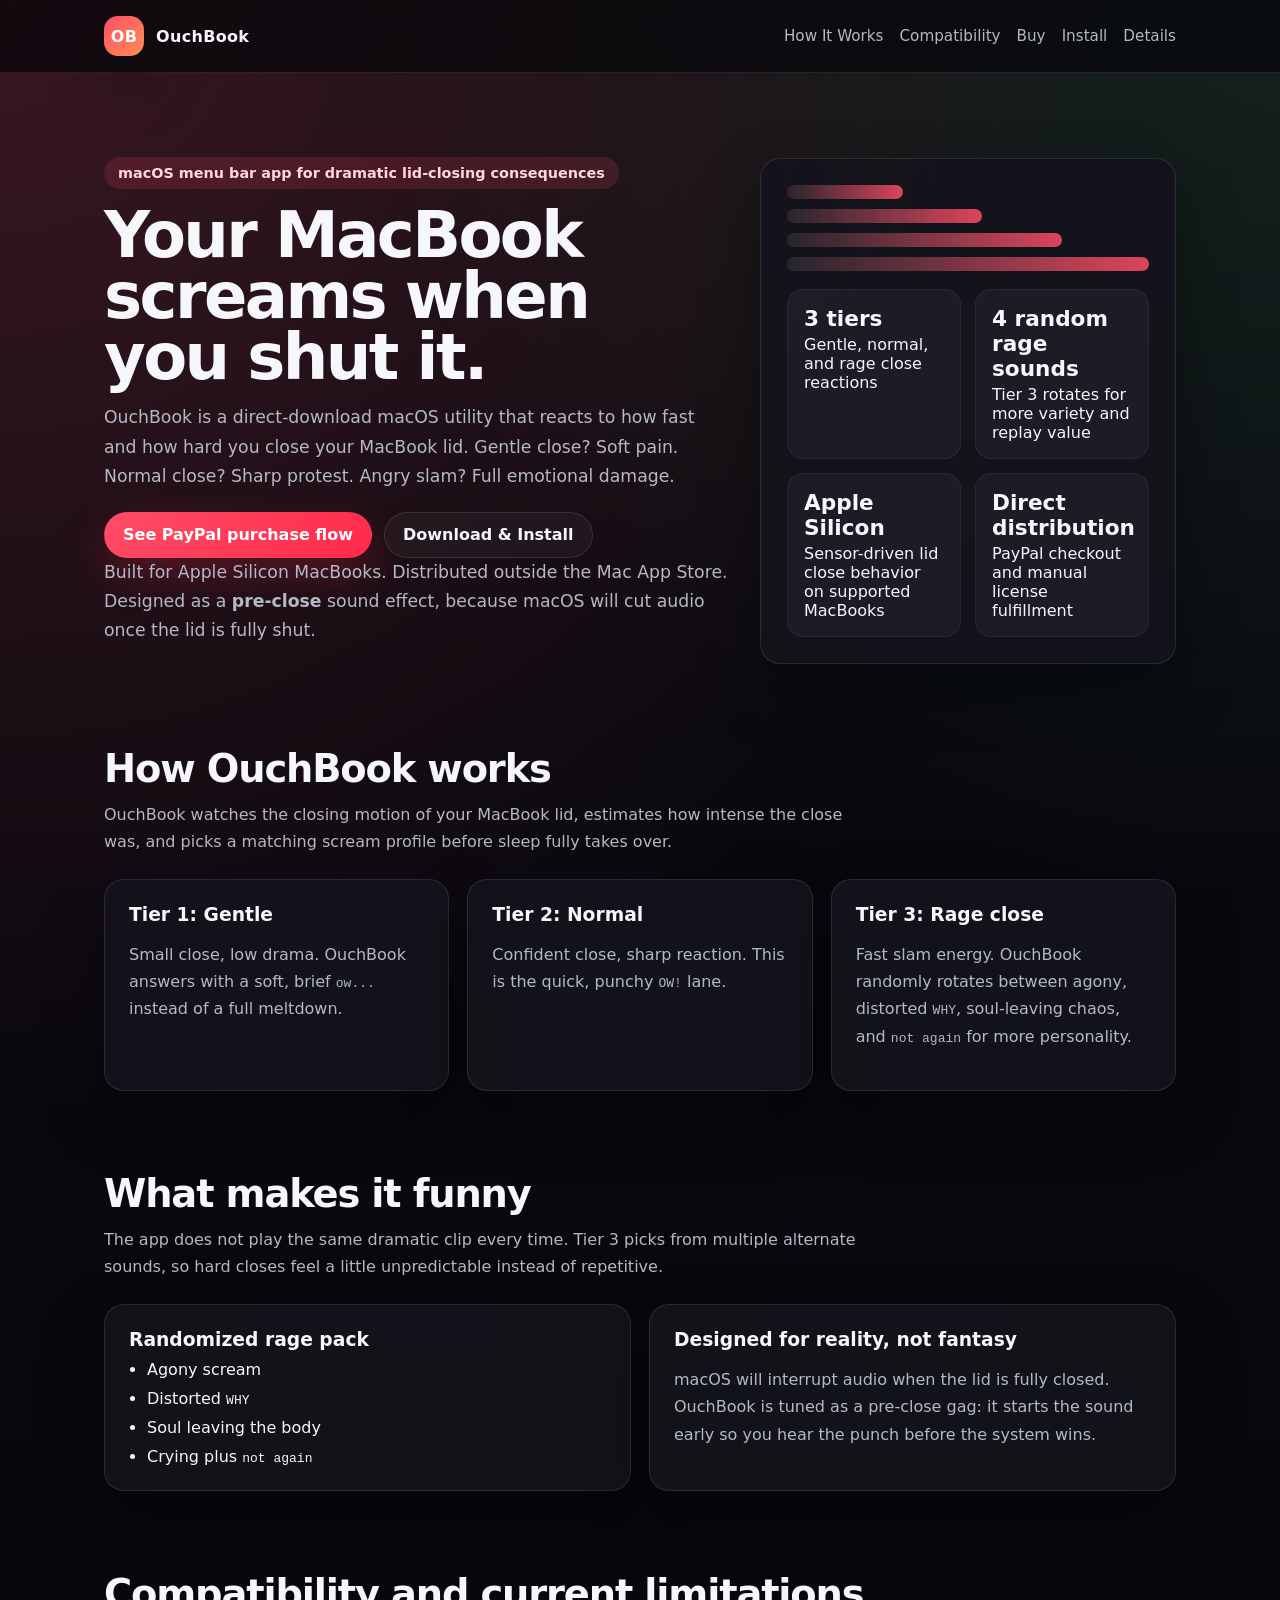
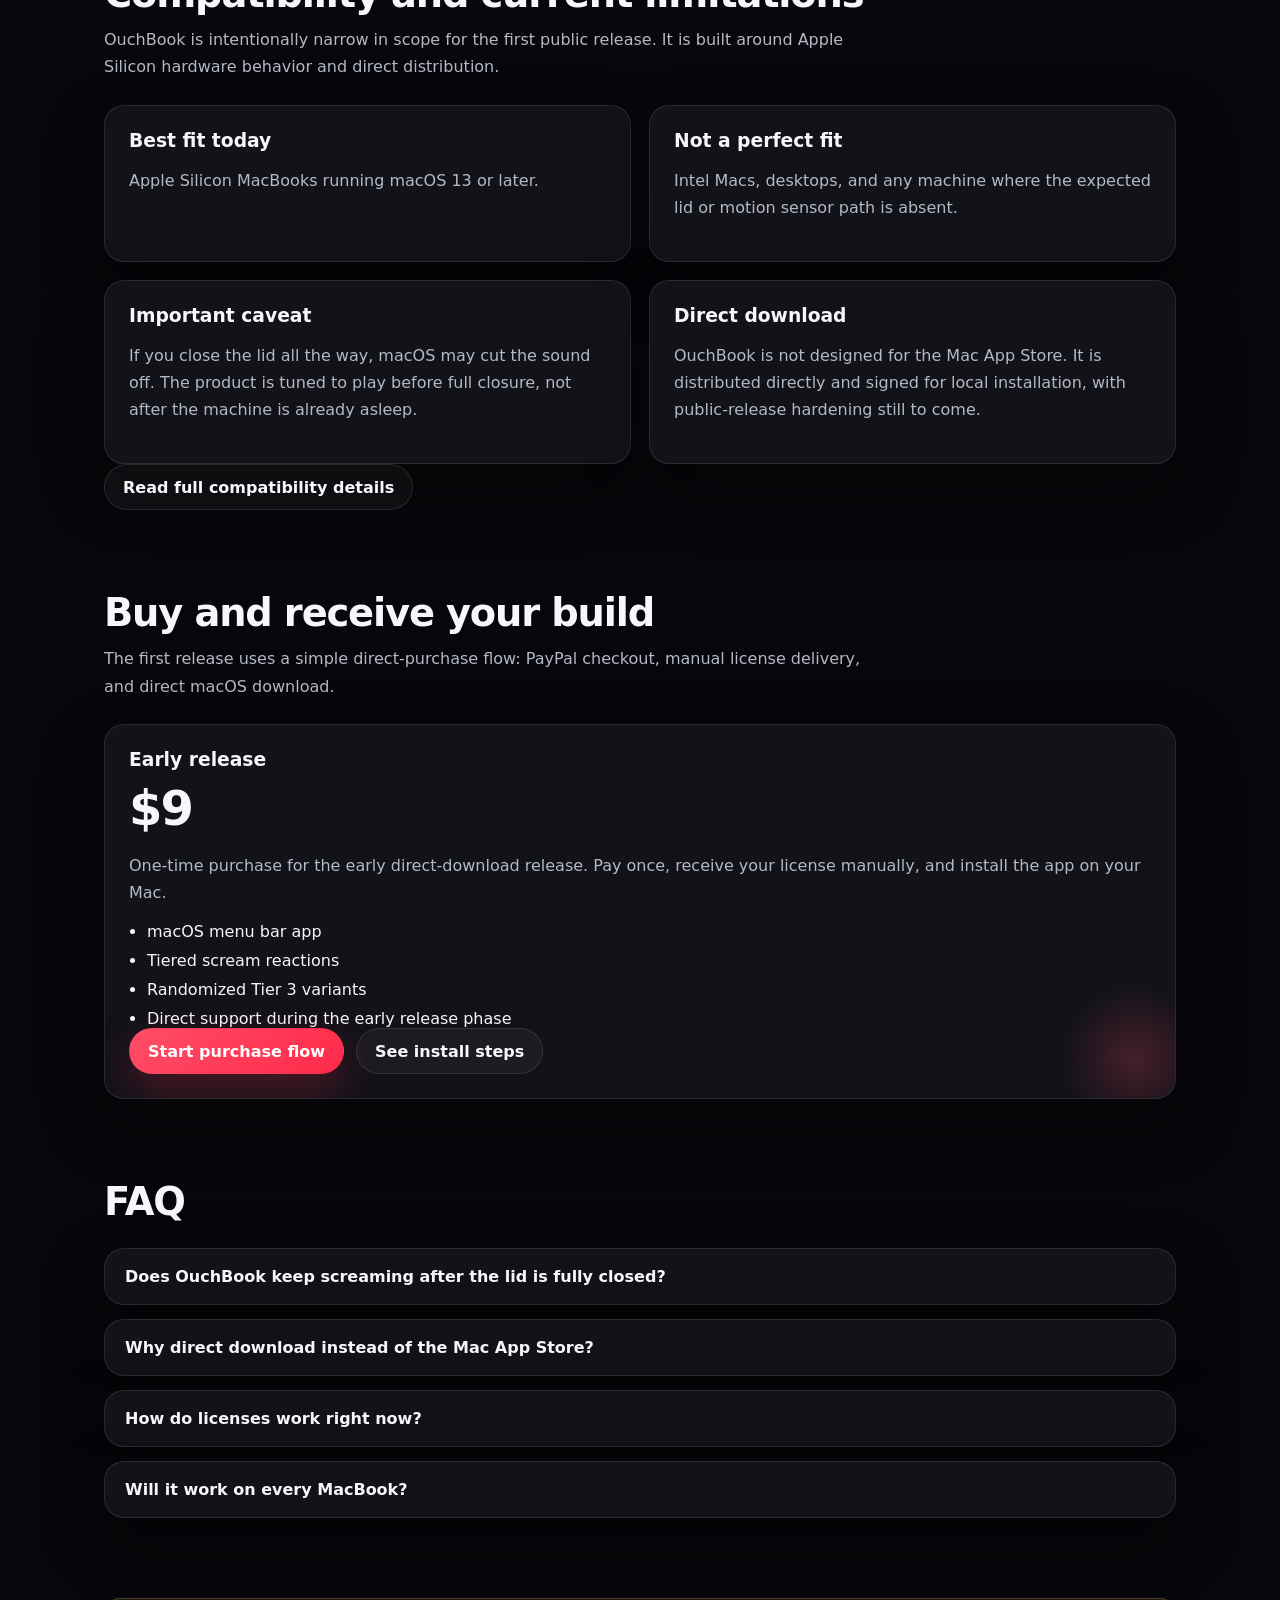
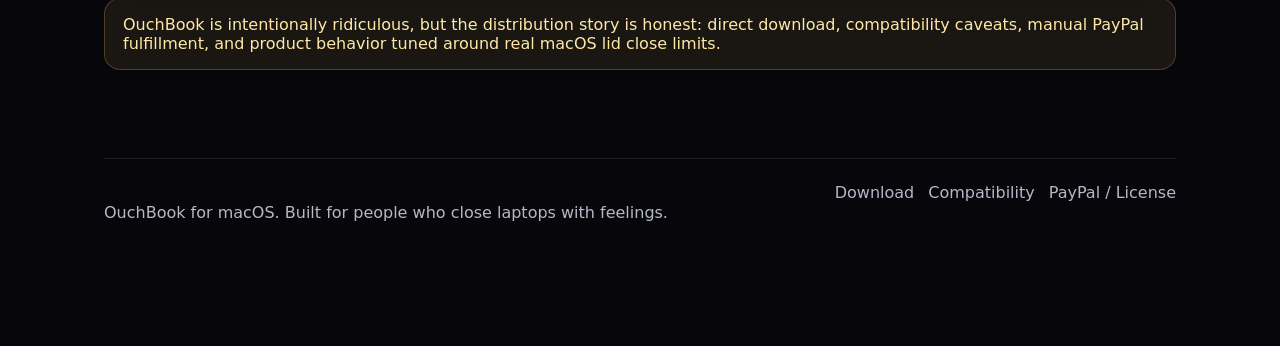
<file: website/index.html>
<!doctype html>
<html lang="en">
  <head>
    <meta charset="utf-8">
    <meta name="viewport" content="width=device-width, initial-scale=1">
    <title>OuchBook | The MacBook lid scream app</title>
    <meta
      name="description"
      content="OuchBook is a macOS menu bar app that screams in pain when you slam your MacBook lid. Built for Apple Silicon MacBooks and distributed directly outside the Mac App Store."
    >
    <link rel="stylesheet" href="styles.css">
  </head>
  <body>
    <header class="site-header">
      <div class="site-header-inner">
        <a class="brand" href="index.html">
          <span class="brand-mark">OB</span>
          <span>OuchBook</span>
        </a>
        <nav class="site-nav">
          <a href="#how-it-works">How It Works</a>
          <a href="#compatibility">Compatibility</a>
          <a href="#buy">Buy</a>
          <a href="download.html">Install</a>
          <a href="compatibility.html">Details</a>
        </nav>
      </div>
    </header>

    <main class="site-shell">
      <section class="hero">
        <div>
          <div class="eyebrow">macOS menu bar app for dramatic lid-closing consequences</div>
          <h1>Your MacBook screams when you shut it.</h1>
          <p>
            OuchBook is a direct-download macOS utility that reacts to how fast and how hard you close your
            MacBook lid. Gentle close? Soft pain. Normal close? Sharp protest. Angry slam? Full emotional
            damage.
          </p>
          <div class="button-row">
            <a class="button button-primary" href="paypal-manual-license.html">See PayPal purchase flow</a>
            <a class="button button-secondary" href="download.html">Download & Install</a>
          </div>
          <p class="lead">
            Built for Apple Silicon MacBooks. Distributed outside the Mac App Store. Designed as a
            <strong>pre-close</strong> sound effect, because macOS will cut audio once the lid is fully shut.
          </p>
        </div>

        <aside class="hero-card hero-visual" aria-label="Product summary">
          <div class="signal-bars" aria-hidden="true">
            <span></span>
            <span></span>
            <span></span>
            <span></span>
          </div>
          <div class="mini-kpis">
            <div>
              <strong>3 tiers</strong>
              <span>Gentle, normal, and rage close reactions</span>
            </div>
            <div>
              <strong>4 random rage sounds</strong>
              <span>Tier 3 rotates for more variety and replay value</span>
            </div>
            <div>
              <strong>Apple Silicon</strong>
              <span>Sensor-driven lid close behavior on supported MacBooks</span>
            </div>
            <div>
              <strong>Direct distribution</strong>
              <span>PayPal checkout and manual license fulfillment</span>
            </div>
          </div>
        </aside>
      </section>

      <section class="section" id="how-it-works">
        <div class="section-head">
          <h2>How OuchBook works</h2>
          <p>
            OuchBook watches the closing motion of your MacBook lid, estimates how intense the close was,
            and picks a matching scream profile before sleep fully takes over.
          </p>
        </div>

        <div class="grid-3">
          <article class="card">
            <h3>Tier 1: Gentle</h3>
            <p>
              Small close, low drama. OuchBook answers with a soft, brief <code>ow...</code> instead of a full
              meltdown.
            </p>
          </article>
          <article class="card">
            <h3>Tier 2: Normal</h3>
            <p>
              Confident close, sharp reaction. This is the quick, punchy <code>OW!</code> lane.
            </p>
          </article>
          <article class="card">
            <h3>Tier 3: Rage close</h3>
            <p>
              Fast slam energy. OuchBook randomly rotates between agony, distorted <code>WHY</code>, soul-leaving
              chaos, and <code>not again</code> for more personality.
            </p>
          </article>
        </div>
      </section>

      <section class="section">
        <div class="section-head">
          <h2>What makes it funny</h2>
          <p>
            The app does not play the same dramatic clip every time. Tier 3 picks from multiple alternate
            sounds, so hard closes feel a little unpredictable instead of repetitive.
          </p>
        </div>

        <div class="grid-2">
          <article class="card">
            <h3>Randomized rage pack</h3>
            <ul class="list">
              <li>Agony scream</li>
              <li>Distorted <code>WHY</code></li>
              <li>Soul leaving the body</li>
              <li>Crying plus <code>not again</code></li>
            </ul>
          </article>
          <article class="card">
            <h3>Designed for reality, not fantasy</h3>
            <p>
              macOS will interrupt audio when the lid is fully closed. OuchBook is tuned as a pre-close gag:
              it starts the sound early so you hear the punch before the system wins.
            </p>
          </article>
        </div>
      </section>

      <section class="section" id="compatibility">
        <div class="section-head">
          <h2>Compatibility and current limitations</h2>
          <p>
            OuchBook is intentionally narrow in scope for the first public release. It is built around
            Apple Silicon hardware behavior and direct distribution.
          </p>
        </div>

        <div class="compatibility-grid">
          <article>
            <h3>Best fit today</h3>
            <p>Apple Silicon MacBooks running macOS 13 or later.</p>
          </article>
          <article>
            <h3>Not a perfect fit</h3>
            <p>Intel Macs, desktops, and any machine where the expected lid or motion sensor path is absent.</p>
          </article>
          <article>
            <h3>Important caveat</h3>
            <p>
              If you close the lid all the way, macOS may cut the sound off. The product is tuned to play
              before full closure, not after the machine is already asleep.
            </p>
          </article>
          <article>
            <h3>Direct download</h3>
            <p>
              OuchBook is not designed for the Mac App Store. It is distributed directly and signed for local
              installation, with public-release hardening still to come.
            </p>
          </article>
        </div>

        <div class="button-row">
          <a class="button button-secondary" href="compatibility.html">Read full compatibility details</a>
        </div>
      </section>

      <section class="section" id="buy">
        <div class="section-head">
          <h2>Buy and receive your build</h2>
          <p>
            The first release uses a simple direct-purchase flow: PayPal checkout, manual license delivery,
            and direct macOS download.
          </p>
        </div>

        <div class="pricing-card">
          <h3>Early release</h3>
          <div class="price">$9</div>
          <p>
            One-time purchase for the early direct-download release. Pay once, receive your license manually,
            and install the app on your Mac.
          </p>
          <ul class="list">
            <li>macOS menu bar app</li>
            <li>Tiered scream reactions</li>
            <li>Randomized Tier 3 variants</li>
            <li>Direct support during the early release phase</li>
          </ul>
          <div class="button-row">
            <a class="button button-primary" href="paypal-manual-license.html">Start purchase flow</a>
            <a class="button button-secondary" href="download.html">See install steps</a>
          </div>
        </div>
      </section>

      <section class="section">
        <div class="section-head">
          <h2>FAQ</h2>
        </div>

        <div class="faq-list">
          <details class="faq-item">
            <summary>Does OuchBook keep screaming after the lid is fully closed?</summary>
            <p>
              No. Once the Mac reaches forced sleep, audio can be cut abruptly. OuchBook is designed to
              trigger before the final close, which is the only practical way to make the joke audible.
            </p>
          </details>
          <details class="faq-item">
            <summary>Why direct download instead of the Mac App Store?</summary>
            <p>
              The app depends on lower-level hardware access patterns that are much better suited to direct
              distribution and rapid iteration.
            </p>
          </details>
          <details class="faq-item">
            <summary>How do licenses work right now?</summary>
            <p>
              Purchases are handled through PayPal and licenses are delivered manually for the first release.
              That keeps the launch simple while the product is still being tuned across Mac models.
            </p>
          </details>
          <details class="faq-item">
            <summary>Will it work on every MacBook?</summary>
            <p>
              No. Hardware behavior varies. OuchBook is currently focused on supported Apple Silicon MacBooks,
              and compatibility notes are published separately.
            </p>
          </details>
        </div>
      </section>

      <section class="section">
        <div class="callout">
          OuchBook is intentionally ridiculous, but the distribution story is honest: direct download,
          compatibility caveats, manual PayPal fulfillment, and product behavior tuned around real macOS lid
          close limits.
        </div>
      </section>

      <footer class="site-footer">
        <p>OuchBook for macOS. Built for people who close laptops with feelings.</p>
        <nav>
          <a href="download.html">Download</a>
          <a href="compatibility.html">Compatibility</a>
          <a href="paypal-manual-license.html">PayPal / License</a>
        </nav>
      </footer>
    </main>
  </body>
</html>
</file>
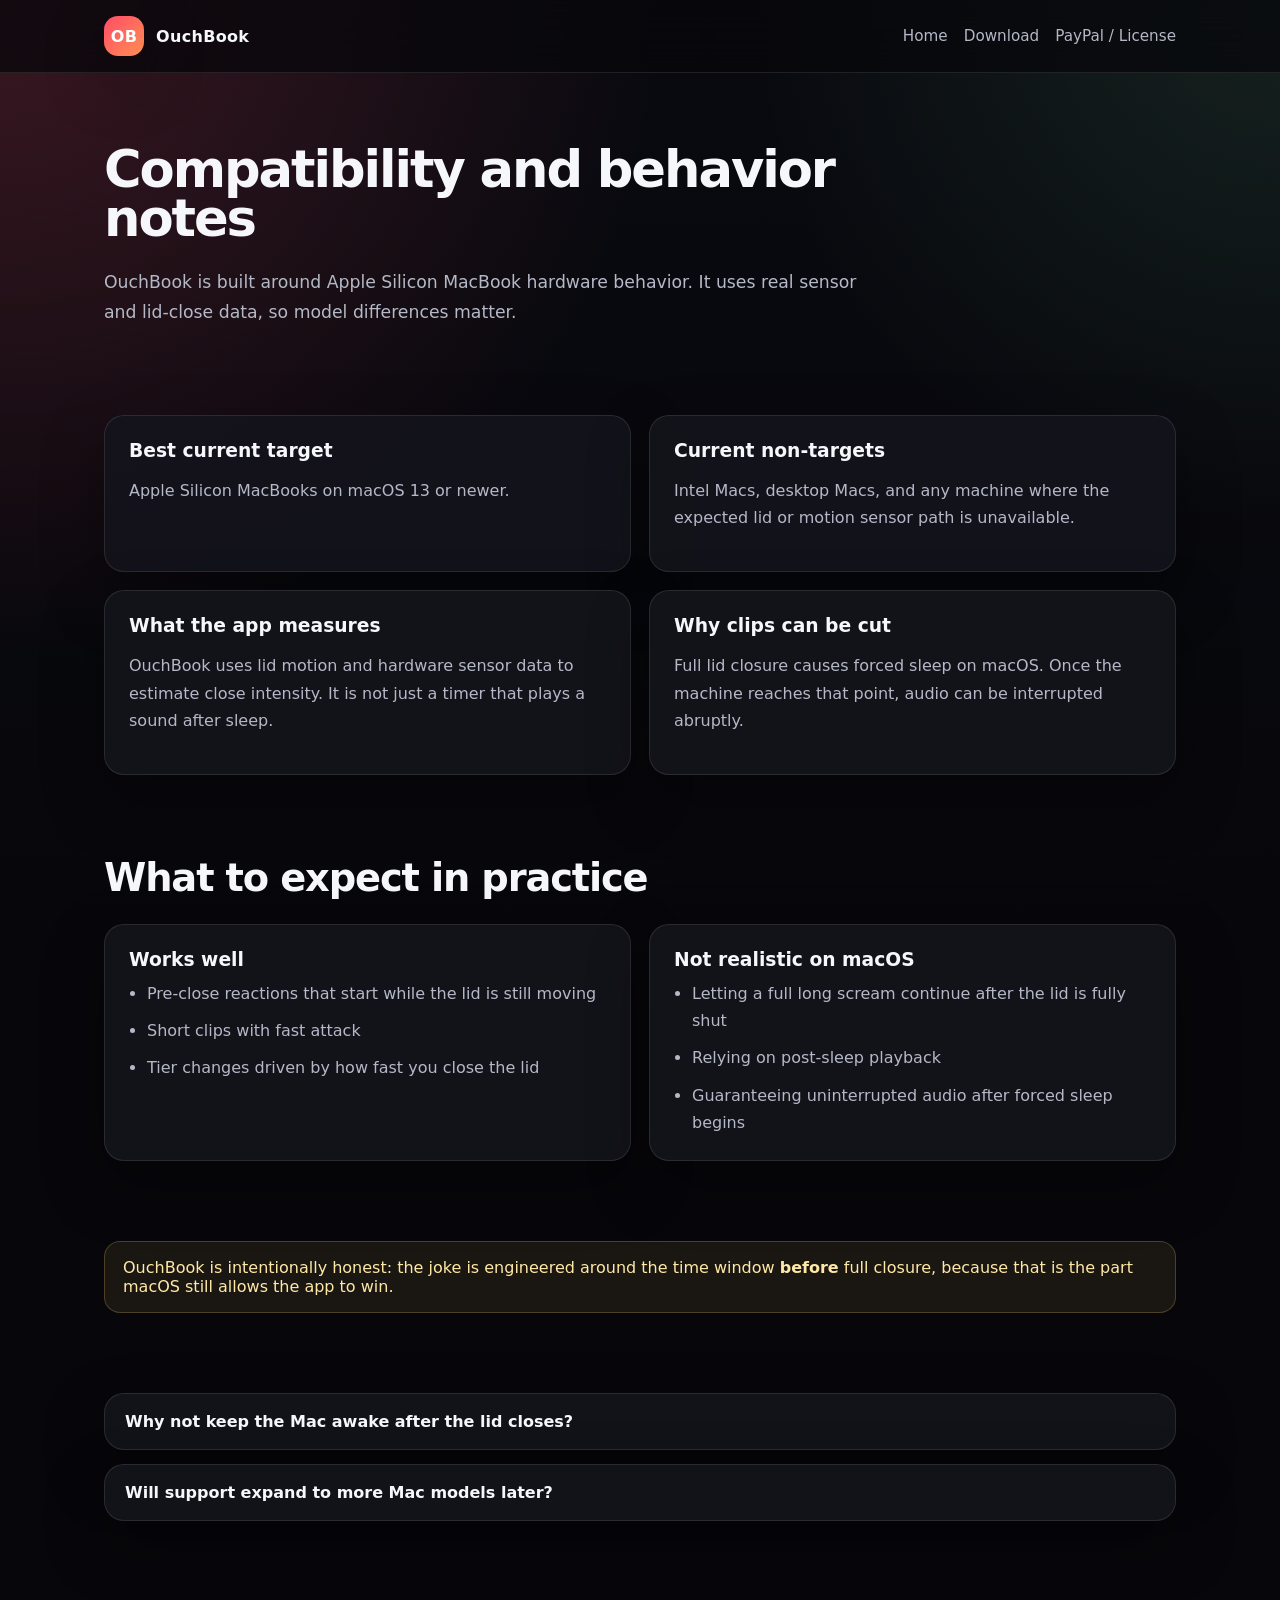
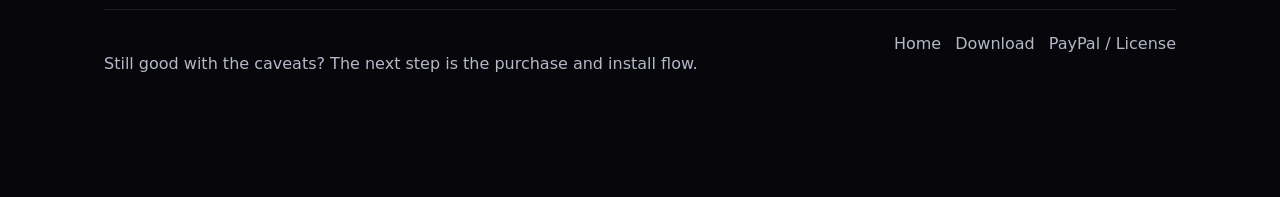
<file: website/compatibility.html>
<!doctype html>
<html lang="en">
  <head>
    <meta charset="utf-8">
    <meta name="viewport" content="width=device-width, initial-scale=1">
    <title>OuchBook compatibility | Supported Macs and caveats</title>
    <meta
      name="description"
      content="Read OuchBook compatibility notes, supported Macs, and the real lid-close caveats that affect how the scream plays on macOS."
    >
    <link rel="stylesheet" href="styles.css">
  </head>
  <body>
    <header class="site-header">
      <div class="site-header-inner">
        <a class="brand" href="index.html">
          <span class="brand-mark">OB</span>
          <span>OuchBook</span>
        </a>
        <nav class="site-nav">
          <a href="index.html">Home</a>
          <a href="download.html">Download</a>
          <a href="paypal-manual-license.html">PayPal / License</a>
        </nav>
      </div>
    </header>

    <main class="site-shell">
      <section class="page-hero">
        <div class="section-head">
          <h1>Compatibility and behavior notes</h1>
          <p>
            OuchBook is built around Apple Silicon MacBook hardware behavior. It uses real sensor and lid-close
            data, so model differences matter.
          </p>
        </div>
      </section>

      <section class="section">
        <div class="compatibility-grid">
          <article>
            <h3>Best current target</h3>
            <p>Apple Silicon MacBooks on macOS 13 or newer.</p>
          </article>
          <article>
            <h3>Current non-targets</h3>
            <p>Intel Macs, desktop Macs, and any machine where the expected lid or motion sensor path is unavailable.</p>
          </article>
          <article>
            <h3>What the app measures</h3>
            <p>
              OuchBook uses lid motion and hardware sensor data to estimate close intensity. It is not just a
              timer that plays a sound after sleep.
            </p>
          </article>
          <article>
            <h3>Why clips can be cut</h3>
            <p>
              Full lid closure causes forced sleep on macOS. Once the machine reaches that point, audio can be
              interrupted abruptly.
            </p>
          </article>
        </div>
      </section>

      <section class="section">
        <div class="section-head">
          <h2>What to expect in practice</h2>
        </div>

        <div class="grid-2">
          <article class="page-panel">
            <h3>Works well</h3>
            <ul class="list">
              <li>Pre-close reactions that start while the lid is still moving</li>
              <li>Short clips with fast attack</li>
              <li>Tier changes driven by how fast you close the lid</li>
            </ul>
          </article>
          <article class="page-panel">
            <h3>Not realistic on macOS</h3>
            <ul class="list">
              <li>Letting a full long scream continue after the lid is fully shut</li>
              <li>Relying on post-sleep playback</li>
              <li>Guaranteeing uninterrupted audio after forced sleep begins</li>
            </ul>
          </article>
        </div>
      </section>

      <section class="section">
        <div class="callout">
          OuchBook is intentionally honest: the joke is engineered around the time window <strong>before</strong>
          full closure, because that is the part macOS still allows the app to win.
        </div>
      </section>

      <section class="section">
        <div class="faq-list">
          <details class="faq-item">
            <summary>Why not keep the Mac awake after the lid closes?</summary>
            <p>
              That would turn OuchBook into a sleep-management utility instead of a simple menu bar gag app.
              The first release avoids global power-management tricks.
            </p>
          </details>
          <details class="faq-item">
            <summary>Will support expand to more Mac models later?</summary>
            <p>
              Possibly. The app is structured so hardware-specific integrations can be adapted over time as more
              machines are tested.
            </p>
          </details>
        </div>
      </section>

      <footer class="site-footer">
        <p>Still good with the caveats? The next step is the purchase and install flow.</p>
        <nav>
          <a href="index.html">Home</a>
          <a href="download.html">Download</a>
          <a href="paypal-manual-license.html">PayPal / License</a>
        </nav>
      </footer>
    </main>
  </body>
</html>
</file>
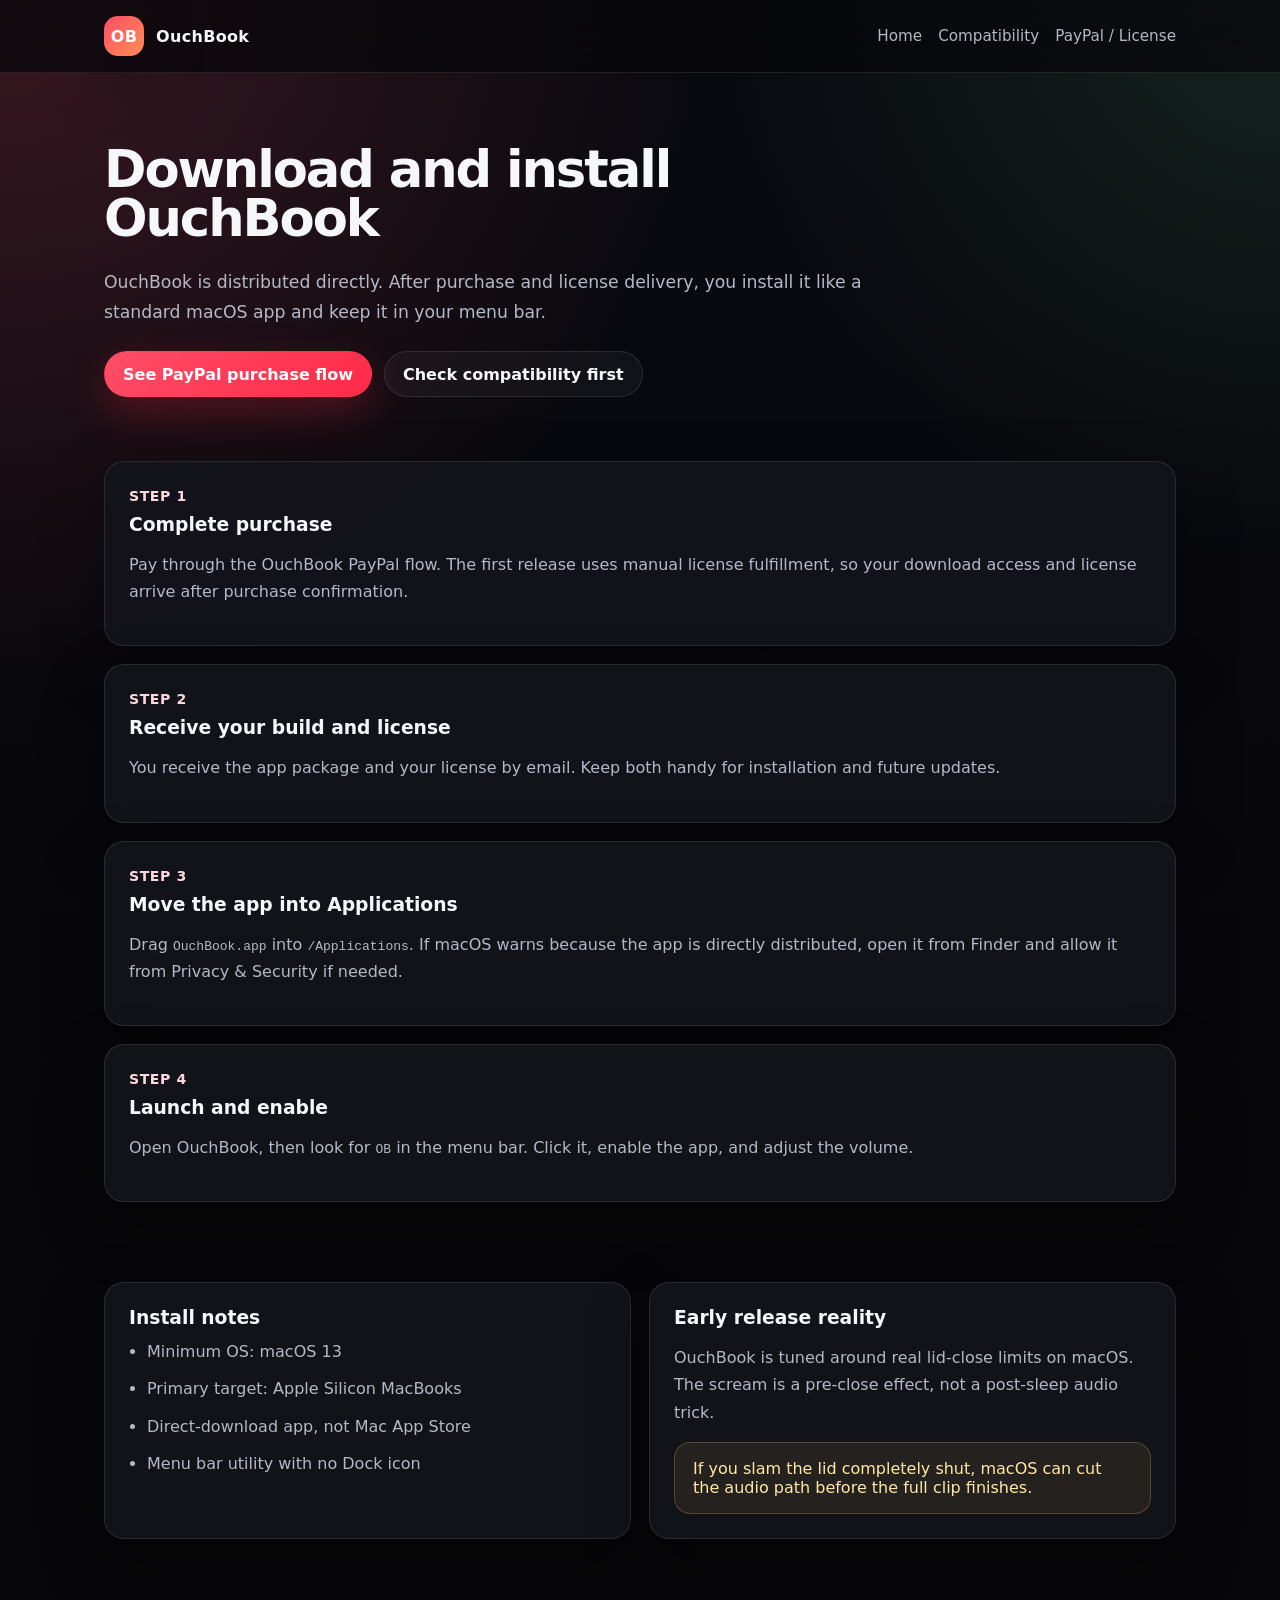
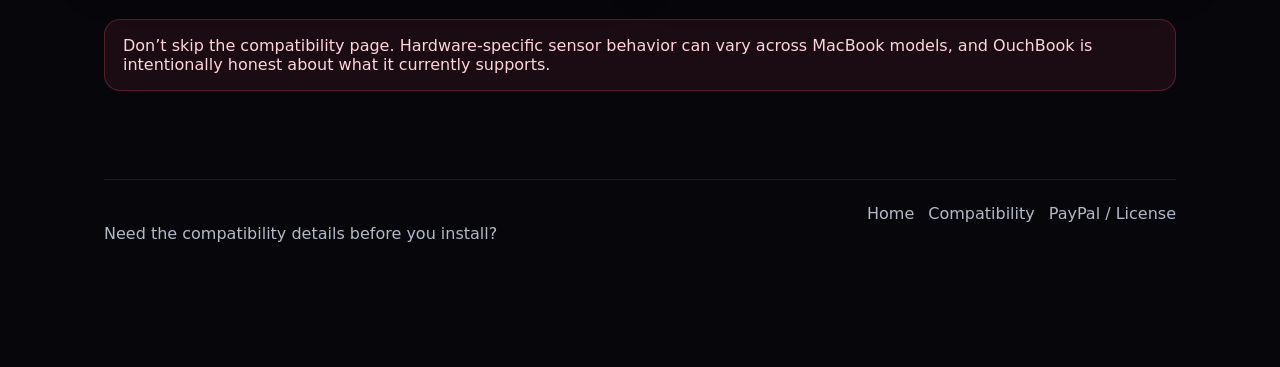
<file: website/download.html>
<!doctype html>
<html lang="en">
  <head>
    <meta charset="utf-8">
    <meta name="viewport" content="width=device-width, initial-scale=1">
    <title>Download OuchBook | Install guide</title>
    <meta
      name="description"
      content="Download and install OuchBook on macOS. Follow the direct-download install flow for the early release build."
    >
    <link rel="stylesheet" href="styles.css">
  </head>
  <body>
    <header class="site-header">
      <div class="site-header-inner">
        <a class="brand" href="index.html">
          <span class="brand-mark">OB</span>
          <span>OuchBook</span>
        </a>
        <nav class="site-nav">
          <a href="index.html">Home</a>
          <a href="compatibility.html">Compatibility</a>
          <a href="paypal-manual-license.html">PayPal / License</a>
        </nav>
      </div>
    </header>

    <main class="site-shell">
      <section class="page-hero">
        <div class="section-head">
          <h1>Download and install OuchBook</h1>
          <p>
            OuchBook is distributed directly. After purchase and license delivery, you install it like a
            standard macOS app and keep it in your menu bar.
          </p>
        </div>
        <div class="button-row">
          <a class="button button-primary" href="paypal-manual-license.html">See PayPal purchase flow</a>
          <a class="button button-secondary" href="compatibility.html">Check compatibility first</a>
        </div>
      </section>

      <section class="section">
        <div class="steps">
          <article class="step-card">
            <h3>Complete purchase</h3>
            <p>
              Pay through the OuchBook PayPal flow. The first release uses manual license fulfillment, so your
              download access and license arrive after purchase confirmation.
            </p>
          </article>
          <article class="step-card">
            <h3>Receive your build and license</h3>
            <p>
              You receive the app package and your license by email. Keep both handy for installation and
              future updates.
            </p>
          </article>
          <article class="step-card">
            <h3>Move the app into Applications</h3>
            <p>
              Drag <code>OuchBook.app</code> into <code>/Applications</code>. If macOS warns because the app is
              directly distributed, open it from Finder and allow it from Privacy &amp; Security if needed.
            </p>
          </article>
          <article class="step-card">
            <h3>Launch and enable</h3>
            <p>
              Open OuchBook, then look for <code>OB</code> in the menu bar. Click it, enable the app, and
              adjust the volume.
            </p>
          </article>
        </div>
      </section>

      <section class="section">
        <div class="grid-2">
          <article class="page-panel">
            <h3>Install notes</h3>
            <ul class="list">
              <li>Minimum OS: macOS 13</li>
              <li>Primary target: Apple Silicon MacBooks</li>
              <li>Direct-download app, not Mac App Store</li>
              <li>Menu bar utility with no Dock icon</li>
            </ul>
          </article>
          <article class="page-panel">
            <h3>Early release reality</h3>
            <p>
              OuchBook is tuned around real lid-close limits on macOS. The scream is a pre-close effect, not a
              post-sleep audio trick.
            </p>
            <div class="note">
              If you slam the lid completely shut, macOS can cut the audio path before the full clip finishes.
            </div>
          </article>
        </div>
      </section>

      <section class="section">
        <div class="callout callout-danger">
          Don’t skip the compatibility page. Hardware-specific sensor behavior can vary across MacBook models,
          and OuchBook is intentionally honest about what it currently supports.
        </div>
      </section>

      <footer class="site-footer">
        <p>Need the compatibility details before you install?</p>
        <nav>
          <a href="index.html">Home</a>
          <a href="compatibility.html">Compatibility</a>
          <a href="paypal-manual-license.html">PayPal / License</a>
        </nav>
      </footer>
    </main>
  </body>
</html>
</file>
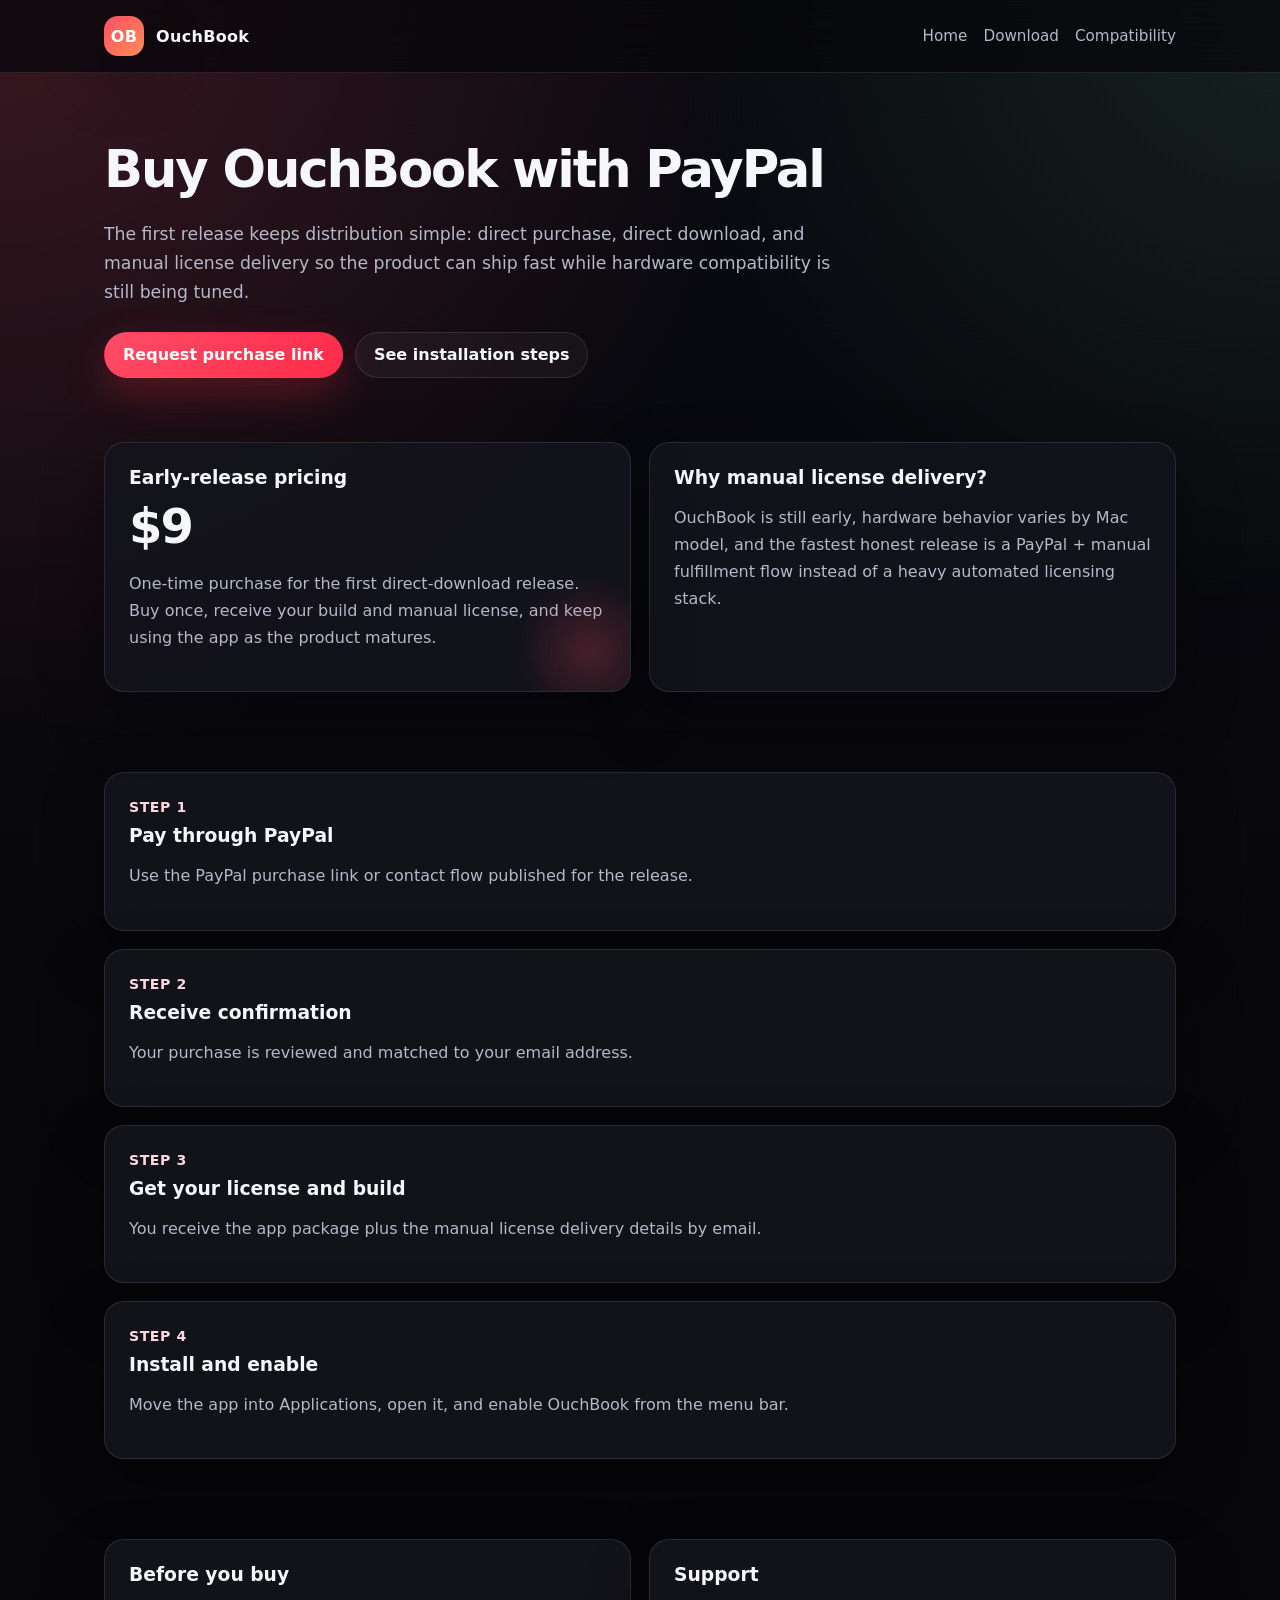
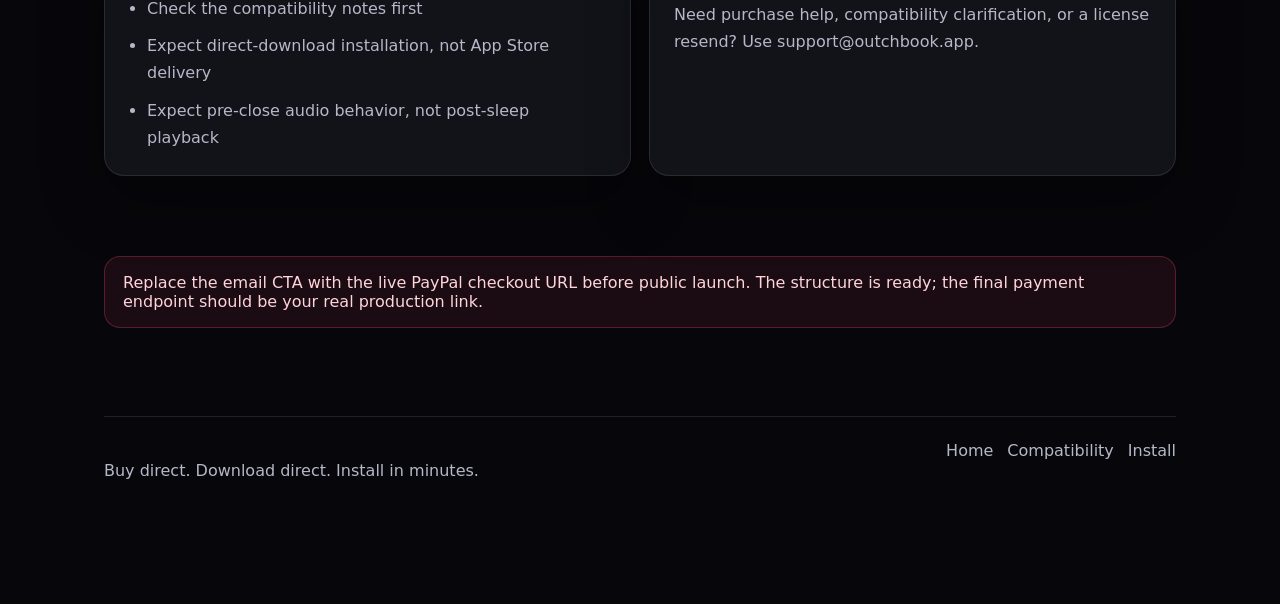
<file: website/paypal-manual-license.html>
<!doctype html>
<html lang="en">
  <head>
    <meta charset="utf-8">
    <meta name="viewport" content="width=device-width, initial-scale=1">
    <title>Buy OuchBook | PayPal and manual license delivery</title>
    <meta
      name="description"
      content="Buy OuchBook through PayPal and receive your early-release macOS build and manual license delivery instructions."
    >
    <link rel="stylesheet" href="styles.css">
  </head>
  <body>
    <header class="site-header">
      <div class="site-header-inner">
        <a class="brand" href="index.html">
          <span class="brand-mark">OB</span>
          <span>OuchBook</span>
        </a>
        <nav class="site-nav">
          <a href="index.html">Home</a>
          <a href="download.html">Download</a>
          <a href="compatibility.html">Compatibility</a>
        </nav>
      </div>
    </header>

    <main class="site-shell">
      <section class="page-hero">
        <div class="section-head">
          <h1>Buy OuchBook with PayPal</h1>
          <p>
            The first release keeps distribution simple: direct purchase, direct download, and manual license
            delivery so the product can ship fast while hardware compatibility is still being tuned.
          </p>
        </div>
        <div class="button-row">
          <a class="button button-primary" href="mailto:support@outchbook.app?subject=OuchBook%20Purchase">Request purchase link</a>
          <a class="button button-secondary" href="download.html">See installation steps</a>
        </div>
      </section>

      <section class="section">
        <div class="grid-2">
          <article class="pricing-card">
            <h3>Early-release pricing</h3>
            <div class="price">$9</div>
            <p>
              One-time purchase for the first direct-download release. Buy once, receive your build and manual
              license, and keep using the app as the product matures.
            </p>
          </article>
          <article class="page-panel">
            <h3>Why manual license delivery?</h3>
            <p>
              OuchBook is still early, hardware behavior varies by Mac model, and the fastest honest release is
              a PayPal + manual fulfillment flow instead of a heavy automated licensing stack.
            </p>
          </article>
        </div>
      </section>

      <section class="section">
        <div class="steps">
          <article class="step-card">
            <h3>Pay through PayPal</h3>
            <p>Use the PayPal purchase link or contact flow published for the release.</p>
          </article>
          <article class="step-card">
            <h3>Receive confirmation</h3>
            <p>Your purchase is reviewed and matched to your email address.</p>
          </article>
          <article class="step-card">
            <h3>Get your license and build</h3>
            <p>You receive the app package plus the manual license delivery details by email.</p>
          </article>
          <article class="step-card">
            <h3>Install and enable</h3>
            <p>Move the app into Applications, open it, and enable OuchBook from the menu bar.</p>
          </article>
        </div>
      </section>

      <section class="section">
        <div class="grid-2">
          <article class="page-panel">
            <h3>Before you buy</h3>
            <ul class="list">
              <li>Check the compatibility notes first</li>
              <li>Expect direct-download installation, not App Store delivery</li>
              <li>Expect pre-close audio behavior, not post-sleep playback</li>
            </ul>
          </article>
          <article class="page-panel">
            <h3>Support</h3>
            <p>
              Need purchase help, compatibility clarification, or a license resend? Use
              <a href="mailto:support@outchbook.app">support@outchbook.app</a>.
            </p>
          </article>
        </div>
      </section>

      <section class="section">
        <div class="callout callout-danger">
          Replace the email CTA with the live PayPal checkout URL before public launch. The structure is ready;
          the final payment endpoint should be your real production link.
        </div>
      </section>

      <footer class="site-footer">
        <p>Buy direct. Download direct. Install in minutes.</p>
        <nav>
          <a href="index.html">Home</a>
          <a href="compatibility.html">Compatibility</a>
          <a href="download.html">Install</a>
        </nav>
      </footer>
    </main>
  </body>
</html>
</file>
<file: website/styles.css>
:root {
  color-scheme: dark;
  --bg: #07070b;
  --surface: rgba(20, 20, 28, 0.92);
  --surface-alt: rgba(31, 31, 43, 0.9);
  --text: #f6f7fb;
  --muted: #b4b8c7;
  --line: rgba(255, 255, 255, 0.1);
  --accent: #ff4d67;
  --accent-strong: #ff2a49;
  --accent-soft: rgba(255, 77, 103, 0.15);
  --success: #71d28c;
  --warning: #ffd166;
  --shadow: 0 24px 60px rgba(0, 0, 0, 0.35);
  --radius: 20px;
  --content-width: 1120px;
}

* {
  box-sizing: border-box;
}

html {
  scroll-behavior: smooth;
}

body {
  margin: 0;
  min-height: 100vh;
  font-family: Inter, ui-sans-serif, system-ui, -apple-system, BlinkMacSystemFont, "Segoe UI", sans-serif;
  background:
    radial-gradient(circle at top left, rgba(255, 77, 103, 0.2), transparent 30%),
    radial-gradient(circle at top right, rgba(113, 210, 140, 0.12), transparent 24%),
    linear-gradient(180deg, #090a10, #07070b 55%);
  color: var(--text);
}

a {
  color: inherit;
  text-decoration: none;
}

img {
  max-width: 100%;
  display: block;
}

.site-shell {
  width: min(100%, var(--content-width));
  margin: 0 auto;
  padding: 0 24px 64px;
}

.site-header {
  position: sticky;
  top: 0;
  z-index: 20;
  backdrop-filter: blur(18px);
  background: rgba(7, 7, 11, 0.75);
  border-bottom: 1px solid var(--line);
}

.site-header-inner {
  width: min(100%, var(--content-width));
  margin: 0 auto;
  padding: 16px 24px;
  display: flex;
  align-items: center;
  justify-content: space-between;
  gap: 20px;
}

.brand {
  display: inline-flex;
  align-items: center;
  gap: 12px;
  font-weight: 700;
  letter-spacing: 0.02em;
}

.brand-mark {
  display: inline-grid;
  place-items: center;
  width: 40px;
  height: 40px;
  border-radius: 14px;
  background: linear-gradient(135deg, var(--accent), #ff8e53);
  color: white;
  box-shadow: var(--shadow);
}

.site-nav {
  display: flex;
  flex-wrap: wrap;
  align-items: center;
  gap: 16px;
  color: var(--muted);
  font-size: 0.95rem;
}

.site-nav a:hover {
  color: var(--text);
}

.button-row {
  display: flex;
  flex-wrap: wrap;
  gap: 12px;
}

.button {
  display: inline-flex;
  align-items: center;
  justify-content: center;
  min-height: 46px;
  padding: 0 18px;
  border-radius: 999px;
  border: 1px solid transparent;
  font-weight: 600;
  transition: transform 120ms ease, background 120ms ease, border-color 120ms ease;
}

.button:hover {
  transform: translateY(-1px);
}

.button-primary {
  background: linear-gradient(135deg, var(--accent), var(--accent-strong));
  color: white;
  box-shadow: 0 16px 40px rgba(255, 42, 73, 0.25);
}

.button-secondary {
  background: rgba(255, 255, 255, 0.04);
  border-color: var(--line);
}

.button-muted {
  background: rgba(255, 255, 255, 0.03);
  border-color: var(--line);
  color: var(--muted);
}

.hero {
  padding: 84px 0 40px;
  display: grid;
  gap: 32px;
  align-items: center;
  grid-template-columns: 1.2fr 0.8fr;
}

.eyebrow {
  display: inline-flex;
  align-items: center;
  gap: 10px;
  margin-bottom: 16px;
  padding: 8px 14px;
  border-radius: 999px;
  background: var(--accent-soft);
  color: #ffd7df;
  font-size: 0.9rem;
  font-weight: 600;
}

.hero h1,
.page-hero h1 {
  margin: 0 0 16px;
  font-size: clamp(2.7rem, 5vw, 5rem);
  line-height: 0.95;
  letter-spacing: -0.04em;
}

.hero p,
.page-hero p,
.lead {
  color: var(--muted);
  font-size: 1.08rem;
  line-height: 1.7;
  margin: 0 0 20px;
}

.hero-card,
.card,
.page-panel,
.faq-item,
.step-card,
.pricing-card,
.compatibility-grid article {
  border: 1px solid var(--line);
  border-radius: var(--radius);
  background: var(--surface);
  box-shadow: var(--shadow);
}

.hero-card {
  padding: 26px;
}

.hero-visual {
  display: grid;
  gap: 18px;
}

.signal-bars {
  display: grid;
  gap: 10px;
}

.signal-bars span {
  display: block;
  height: 14px;
  border-radius: 999px;
  background: linear-gradient(90deg, rgba(255, 255, 255, 0.08), rgba(255, 77, 103, 0.85));
}

.signal-bars span:nth-child(1) { width: 32%; }
.signal-bars span:nth-child(2) { width: 54%; }
.signal-bars span:nth-child(3) { width: 76%; }
.signal-bars span:nth-child(4) { width: 100%; }

.mini-kpis {
  display: grid;
  grid-template-columns: repeat(2, minmax(0, 1fr));
  gap: 14px;
}

.mini-kpis div,
.stat {
  padding: 16px;
  border-radius: 16px;
  background: var(--surface-alt);
  border: 1px solid rgba(255, 255, 255, 0.05);
}

.mini-kpis strong,
.stat strong {
  display: block;
  font-size: 1.35rem;
  margin-bottom: 4px;
}

.section {
  padding: 40px 0;
}

.section-head {
  display: grid;
  gap: 10px;
  margin-bottom: 24px;
  max-width: 760px;
}

.section-head h2 {
  margin: 0;
  font-size: clamp(1.8rem, 3vw, 3rem);
  letter-spacing: -0.03em;
}

.section-head p {
  margin: 0;
  color: var(--muted);
  line-height: 1.7;
}

.grid-3,
.grid-2 {
  display: grid;
  gap: 18px;
}

.grid-3 {
  grid-template-columns: repeat(3, minmax(0, 1fr));
}

.grid-2 {
  grid-template-columns: repeat(2, minmax(0, 1fr));
}

.card,
.step-card,
.pricing-card,
.page-panel,
.compatibility-grid article {
  padding: 24px;
}

.card h3,
.step-card h3,
.pricing-card h3,
.page-panel h3,
.compatibility-grid h3 {
  margin-top: 0;
  margin-bottom: 10px;
}

.card p,
.step-card p,
.pricing-card p,
.page-panel p,
.compatibility-grid p,
.compatibility-grid li,
.page-panel li,
.faq-item p,
.site-footer p {
  color: var(--muted);
  line-height: 1.7;
}

.list {
  margin: 0;
  padding-left: 18px;
  display: grid;
  gap: 10px;
}

.faq-list {
  display: grid;
  gap: 14px;
}

.faq-item {
  padding: 18px 20px;
}

.faq-item summary {
  cursor: pointer;
  font-weight: 600;
  list-style: none;
}

.faq-item summary::-webkit-details-marker {
  display: none;
}

.faq-item p {
  margin: 14px 0 0;
}

.pricing-card {
  position: relative;
  overflow: hidden;
}

.pricing-card::after {
  content: "";
  position: absolute;
  inset: auto -40px -40px auto;
  width: 160px;
  height: 160px;
  background: radial-gradient(circle, rgba(255, 77, 103, 0.22), transparent 65%);
}

.price {
  font-size: 3rem;
  font-weight: 800;
  letter-spacing: -0.04em;
  margin: 8px 0 14px;
}

.note,
.callout {
  padding: 16px 18px;
  border-radius: 16px;
  border: 1px solid rgba(255, 209, 102, 0.22);
  background: rgba(255, 209, 102, 0.08);
  color: #ffe8a6;
}

.callout-danger {
  border-color: rgba(255, 77, 103, 0.28);
  background: rgba(255, 77, 103, 0.08);
  color: #ffd4db;
}

.page-hero {
  padding: 72px 0 24px;
}

.page-hero h1 {
  font-size: clamp(2.2rem, 4vw, 4rem);
}

.steps {
  display: grid;
  gap: 18px;
  counter-reset: step;
}

.step-card::before {
  counter-increment: step;
  content: "Step " counter(step);
  display: inline-block;
  margin-bottom: 10px;
  color: #ffd7df;
  font-size: 0.88rem;
  font-weight: 700;
  letter-spacing: 0.04em;
  text-transform: uppercase;
}

.compatibility-grid {
  display: grid;
  gap: 18px;
  grid-template-columns: repeat(2, minmax(0, 1fr));
}

.site-footer {
  margin-top: 48px;
  padding: 24px 0 40px;
  border-top: 1px solid var(--line);
  color: var(--muted);
  display: flex;
  flex-wrap: wrap;
  gap: 14px;
  justify-content: space-between;
}

.site-footer nav {
  display: flex;
  flex-wrap: wrap;
  gap: 14px;
}

@media (max-width: 980px) {
  .hero,
  .grid-3,
  .grid-2,
  .compatibility-grid {
    grid-template-columns: 1fr;
  }

  .site-header-inner {
    align-items: flex-start;
    flex-direction: column;
  }
}

@media (max-width: 640px) {
  .site-shell,
  .site-header-inner {
    padding-left: 18px;
    padding-right: 18px;
  }

  .hero {
    padding-top: 56px;
  }

  .hero h1,
  .page-hero h1 {
    font-size: clamp(2.2rem, 11vw, 3.2rem);
  }

  .mini-kpis {
    grid-template-columns: 1fr;
  }

  .button {
    width: 100%;
  }

  .site-footer {
    flex-direction: column;
  }
}
</file>
